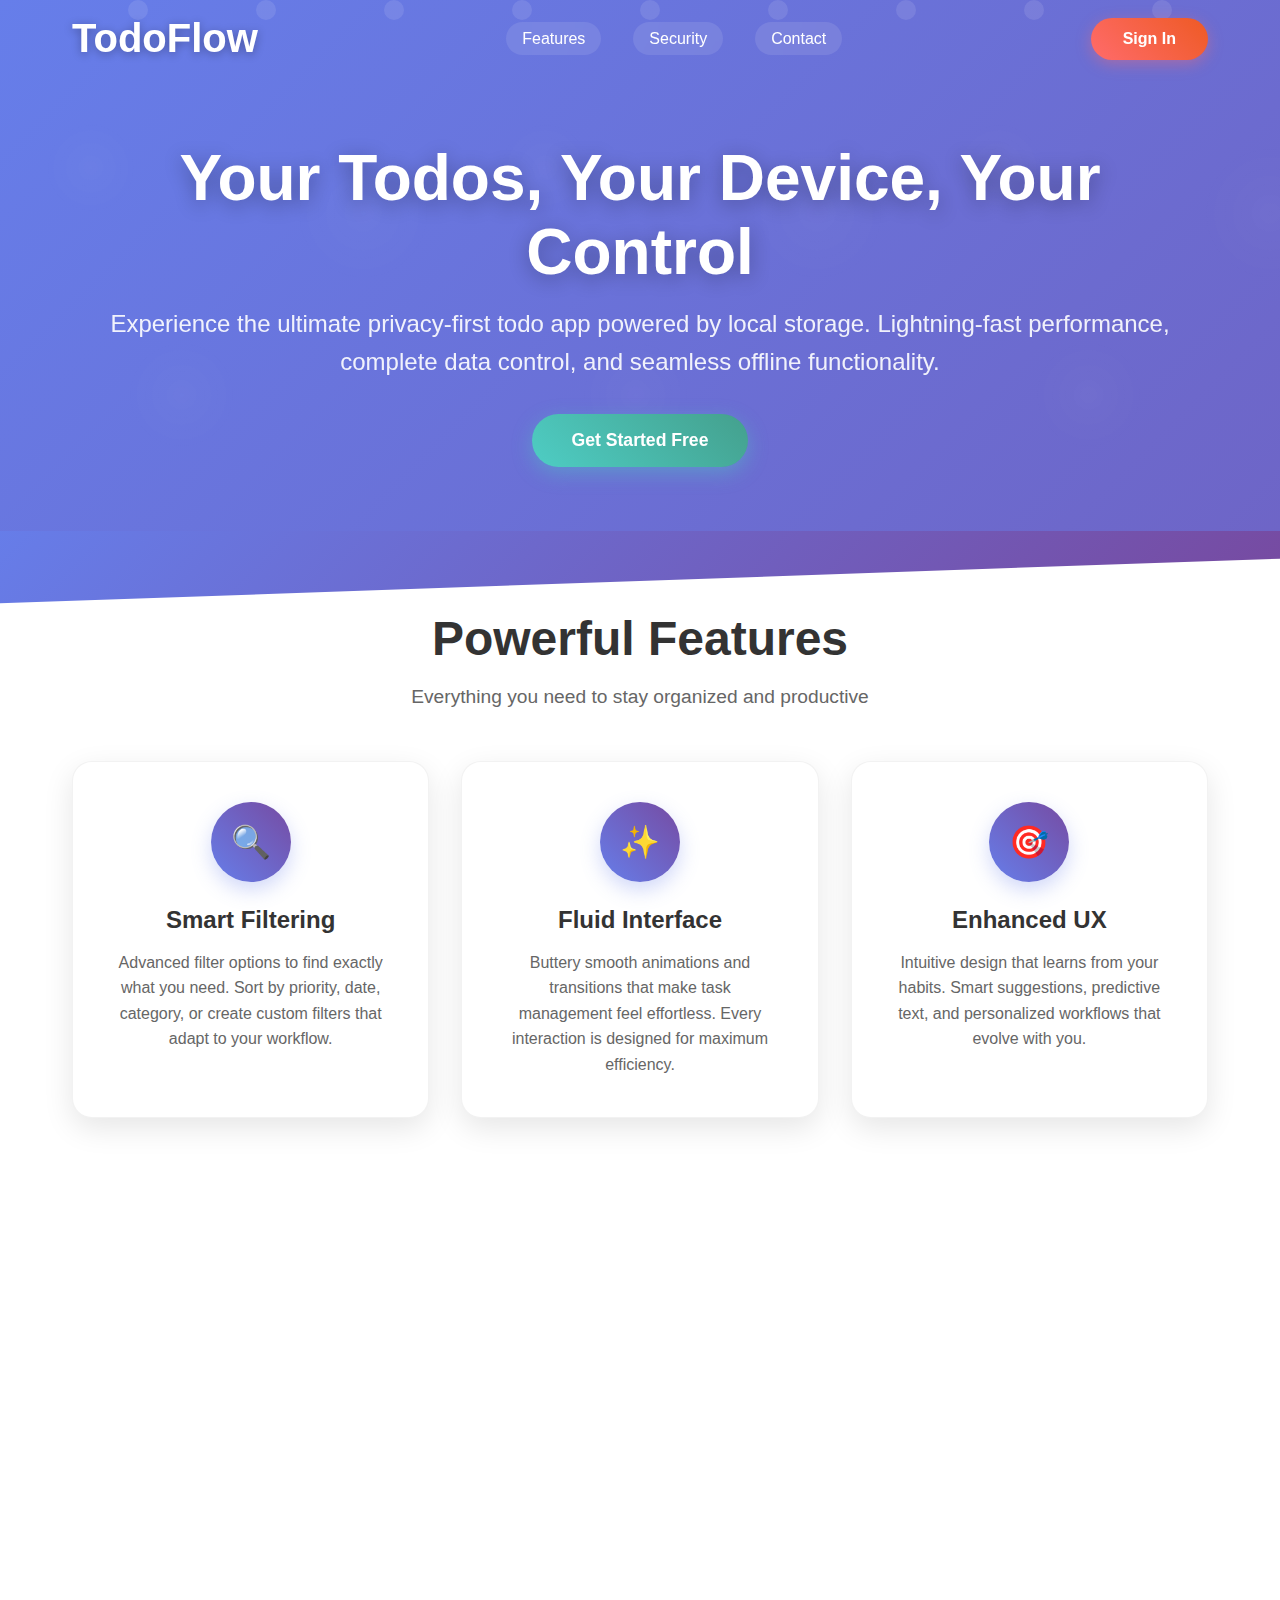
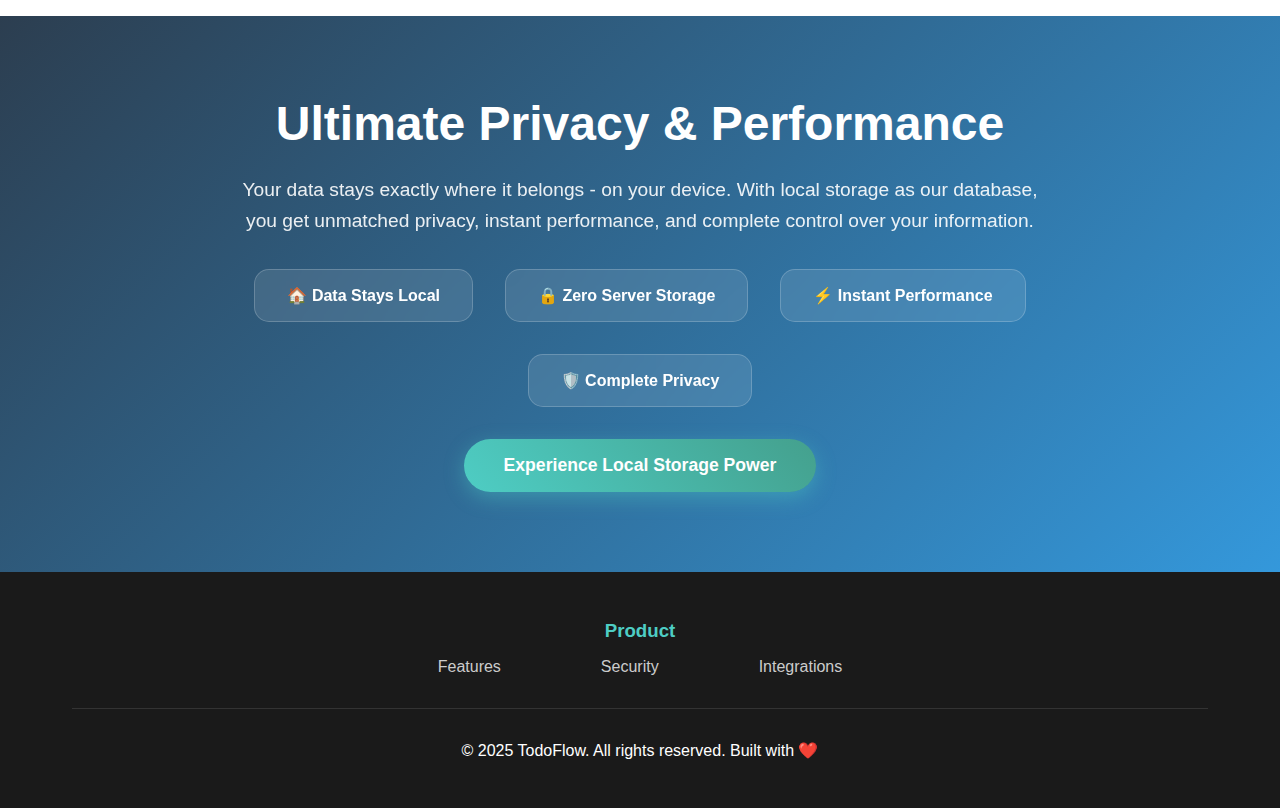
<file: index.html>
<!DOCTYPE html>
<html lang="en">
  <head>
    <meta charset="UTF-8" />
    <meta name="viewport" content="width=device-width, initial-scale=1.0" />
    <title>TodoFlow - Smart Task Management</title>
    <link rel="stylesheet" href="./css/homepage.css" />
    <script defer src="./js/homepage.js"></script>
  </head>
  <body>
    <div class="floating-elements">
      <div
        class="floating-element"
        style="left: 10%; animation-delay: 0s"
      ></div>
      <div
        class="floating-element"
        style="left: 20%; animation-delay: 2s"
      ></div>
      <div
        class="floating-element"
        style="left: 30%; animation-delay: 4s"
      ></div>
      <div
        class="floating-element"
        style="left: 40%; animation-delay: 6s"
      ></div>
      <div
        class="floating-element"
        style="left: 50%; animation-delay: 8s"
      ></div>
      <div
        class="floating-element"
        style="left: 60%; animation-delay: 10s"
      ></div>
      <div
        class="floating-element"
        style="left: 70%; animation-delay: 12s"
      ></div>
      <div
        class="floating-element"
        style="left: 80%; animation-delay: 14s"
      ></div>
      <div
        class="floating-element"
        style="left: 90%; animation-delay: 16s"
      ></div>
    </div>
    <header>
      <div class="container">
        <nav>
          <div class="logo">TodoFlow</div>
          <ul class="nav-links">
            <li><a href="#features">Features</a></li>
            <li><a href="#security">Security</a></li>
            <li><a href="#contact">Contact</a></li>
          </ul>
          <a href="./pages/login.html" class="cta-button">Sign In</a>
        </nav>
      </div>
    </header>

    <section class="hero">
      <div class="container">
        <div class="hero-content">
          <h1>Your Todos, Your Device, Your Control</h1>
          <p>
            Experience the ultimate privacy-first todo app powered by local
            storage. Lightning-fast performance, complete data control, and
            seamless offline functionality.
          </p>
          <div class="hero-buttons">
            <a href="./pages/login.html" class="btn-primary"
              >Get Started Free</a
            >
          </div>
        </div>
      </div>
      <div class="scroll-indicator">↓</div>
    </section>

    <section class="features" id="features">
      <div class="container">
        <h2 id="powerful-feature" class="section-title">Powerful Features</h2>
        <p class="section-subtitle">
          Everything you need to stay organized and productive
        </p>

        <div class="features-grid">
          <div class="feature-card">
            <div class="feature-icon">🔍</div>
            <h3>Smart Filtering</h3>
            <p>
              Advanced filter options to find exactly what you need. Sort by
              priority, date, category, or create custom filters that adapt to
              your workflow.
            </p>
          </div>

          <div class="feature-card">
            <div class="feature-icon">✨</div>
            <h3>Fluid Interface</h3>
            <p>
              Buttery smooth animations and transitions that make task
              management feel effortless. Every interaction is designed for
              maximum efficiency.
            </p>
          </div>

          <div class="feature-card">
            <div class="feature-icon">🎯</div>
            <h3>Enhanced UX</h3>
            <p>
              Intuitive design that learns from your habits. Smart suggestions,
              predictive text, and personalized workflows that evolve with you.
            </p>
          </div>

          <div class="feature-card">
            <div class="feature-icon">👤</div>
            <h3>Secure Authentication</h3>
            <p>
              Powered by Google Firebase with reliable authentication. Enjoy
              seamless login experience with enterprise-grade security
              infrastructure and robust user management.
            </p>
          </div>

          <div class="feature-card">
            <div class="feature-icon">🔒</div>
            <h3>Privacy-First Design</h3>
            <p>
              Your todos never leave your device. With local storage as our
              database, you have complete control over your data and absolute
              privacy.
            </p>
          </div>

          <div class="feature-card">
            <div class="feature-icon">⚡</div>
            <h3>Lightning Fast Performance</h3>
            <p>
              No network delays, no server downtime. Local storage ensures
              instant loading and blazing-fast performance for all your todo
              operations.
            </p>
          </div>
        </div>
      </div>
    </section>

    <section class="security" id="security">
      <div class="container">
        <div class="security-content">
          <h2>Ultimate Privacy & Performance</h2>
          <p>
            Your data stays exactly where it belongs - on your device. With
            local storage as our database, you get unmatched privacy, instant
            performance, and complete control over your information.
          </p>

          <div class="security-badges">
            <div class="badge">🏠 Data Stays Local</div>
            <div class="badge">🔒 Zero Server Storage</div>
            <div class="badge">⚡ Instant Performance</div>
            <div class="badge">🛡️ Complete Privacy</div>
          </div>

          <div style="margin-top: 2rem">
            <a href="#" class="btn-primary">Experience Local Storage Power</a>
          </div>
        </div>
      </div>
    </section>

    <footer id="contact">
      <div class="container">
        <div class="footer-content">
          <div class="footer-section">
            <h3>Product</h3>
            <ul>
              <li><a href="#powerful-feature">Features</a></li>
              <li><a href="#powerful-feature">Security</a></li>
              <li><a href="#powerful-feature">Integrations</a></li>
            </ul>
          </div>
        </div>
        <div
          style="
            border-top: 1px solid #333;
            padding-top: 2rem;
            margin-top: 2rem;
          "
        >
          <p>&copy; 2025 TodoFlow. All rights reserved. Built with ❤️</p>
        </div>
      </div>
    </footer>
  </body>
</html>
</file>
<file: css/homepage.css>
* {
  margin: 0;
  padding: 0;
  box-sizing: border-box;
}

body {
  font-family: "Segoe UI", Tahoma, Geneva, Verdana, sans-serif;
  background: linear-gradient(135deg, #667eea 0%, #764ba2 100%);
  min-height: 100vh;
  overflow-x: hidden;
}

.container {
  max-width: 1200px;
  margin: 0 auto;
  padding: 0 2rem;
}

/* Header */
header {
  padding: 1rem 0;
  position: relative;
  z-index: 1000;
}

nav {
  display: flex;
  justify-content: space-between;
  align-items: center;
  flex-wrap: wrap;
  gap: 1rem;
}

.logo {
  font-size: clamp(1.5rem, 4vw, 2.5rem);
  font-weight: bold;
  color: white;
  text-shadow: 0 2px 10px rgba(0, 0, 0, 0.3);
}

.nav-links {
  display: flex;
  gap: 2rem;
  list-style: none;
  flex-wrap: wrap;
}

.nav-links a {
  color: white;
  text-decoration: none;
  font-weight: 500;
  transition: all 0.3s ease;
  padding: 0.5rem 1rem;
  border-radius: 25px;
  backdrop-filter: blur(10px);
  background: rgba(255, 255, 255, 0.1);
}

.nav-links a:hover {
  background: rgba(255, 255, 255, 0.2);
  transform: translateY(-2px);
}

.cta-button {
  background: linear-gradient(45deg, #ff6b6b, #ee5a24);
  color: white;
  padding: 0.75rem 2rem;
  border: none;
  border-radius: 50px;
  font-weight: bold;
  cursor: pointer;
  transition: all 0.3s ease;
  text-decoration: none;
  display: inline-block;
  box-shadow: 0 4px 15px rgba(255, 107, 107, 0.4);
}

.cta-button:hover {
  transform: translateY(-3px);
  box-shadow: 0 8px 25px rgba(255, 107, 107, 0.6);
}

/* Hero Section */
.hero {
  text-align: center;
  padding: 4rem 0;
  position: relative;
}

.hero::before {
  content: "";
  position: absolute;
  top: 0;
  left: 0;
  right: 0;
  bottom: 0;
  background: url('data:image/svg+xml,<svg xmlns="http://www.w3.org/2000/svg" viewBox="0 0 1000 1000"><defs><radialGradient id="g"><stop offset="0%25" stop-color="%23ffffff" stop-opacity="0.1"/><stop offset="100%25" stop-color="%23ffffff" stop-opacity="0"/></radialGradient></defs><circle cx="200" cy="200" r="100" fill="url(%23g)"/><circle cx="800" cy="300" r="150" fill="url(%23g)"/><circle cx="400" cy="700" r="120" fill="url(%23g)"/></svg>');
  opacity: 0.3;
  animation: float 20s ease-in-out infinite;
}

@keyframes float {
  0%,
  100% {
    transform: translateY(0px) rotate(0deg);
  }
  50% {
    transform: translateY(-20px) rotate(180deg);
  }
}

.hero-content {
  position: relative;
  z-index: 2;
}

.hero h1 {
  font-size: clamp(2.5rem, 6vw, 4rem);
  color: white;
  margin-bottom: 1rem;
  font-weight: 700;
  text-shadow: 0 4px 20px rgba(0, 0, 0, 0.3);
  animation: slideUp 1s ease-out;
}

@keyframes slideUp {
  from {
    opacity: 0;
    transform: translateY(30px);
  }
  to {
    opacity: 1;
    transform: translateY(0);
  }
}

.hero p {
  font-size: clamp(1rem, 3vw, 1.5rem);
  color: rgba(255, 255, 255, 0.9);
  margin-bottom: 2rem;
  line-height: 1.6;
  animation: slideUp 1s ease-out 0.2s both;
}

.hero-buttons {
  display: flex;
  gap: 1rem;
  justify-content: center;
  flex-wrap: wrap;
  animation: slideUp 1s ease-out 0.4s both;
}

.btn-primary {
  background: linear-gradient(45deg, #4ecdc4, #44a08d);
  color: white;
  padding: 1rem 2.5rem;
  border: none;
  border-radius: 50px;
  font-size: 1.1rem;
  font-weight: bold;
  cursor: pointer;
  transition: all 0.3s ease;
  text-decoration: none;
  display: inline-block;
  box-shadow: 0 6px 20px rgba(78, 205, 196, 0.4);
}

.btn-primary:hover {
  transform: translateY(-3px);
  box-shadow: 0 10px 30px rgba(78, 205, 196, 0.6);
}

.btn-secondary {
  background: rgba(255, 255, 255, 0.1);
  color: white;
  padding: 1rem 2.5rem;
  border: 2px solid rgba(255, 255, 255, 0.3);
  border-radius: 50px;
  font-size: 1.1rem;
  font-weight: bold;
  cursor: pointer;
  transition: all 0.3s ease;
  text-decoration: none;
  display: inline-block;
  backdrop-filter: blur(10px);
}

.btn-secondary:hover {
  background: rgba(255, 255, 255, 0.2);
  border-color: rgba(255, 255, 255, 0.5);
  transform: translateY(-3px);
}

/* Features Section */
.features {
  padding: 5rem 0;
  background: white;
  position: relative;
  overflow: hidden;
}

.features::before {
  content: "";
  position: absolute;
  top: -50px;
  left: 0;
  right: 0;
  height: 100px;
  background: linear-gradient(135deg, #667eea 0%, #764ba2 100%);
  transform: skewY(-2deg);
}

.features-grid {
  display: grid;
  grid-template-columns: repeat(auto-fit, minmax(min(300px, 100%), 1fr));
  gap: 2rem;
  margin-top: 3rem;
}

.feature-card {
  background: white;
  padding: 2.5rem;
  border-radius: 20px;
  box-shadow: 0 10px 30px rgba(0, 0, 0, 0.1);
  text-align: center;
  transition: all 0.3s ease;
  border: 1px solid rgba(0, 0, 0, 0.05);
  position: relative;
  overflow: hidden;
}

.feature-card::before {
  content: "";
  position: absolute;
  top: 0;
  left: -100%;
  width: 100%;
  height: 100%;
  background: linear-gradient(
    90deg,
    transparent,
    rgba(255, 255, 255, 0.4),
    transparent
  );
  transition: left 0.5s ease;
}

.feature-card:hover::before {
  left: 100%;
}

.feature-card:hover {
  transform: translateY(-10px);
  box-shadow: 0 20px 40px rgba(0, 0, 0, 0.15);
}

.feature-icon {
  width: 80px;
  height: 80px;
  margin: 0 auto 1.5rem;
  background: linear-gradient(45deg, #667eea, #764ba2);
  border-radius: 50%;
  display: flex;
  align-items: center;
  justify-content: center;
  font-size: 2rem;
  color: white;
  box-shadow: 0 8px 20px rgba(102, 126, 234, 0.3);
}

.feature-card h3 {
  font-size: 1.5rem;
  margin-bottom: 1rem;
  color: #333;
  font-weight: 600;
}

.feature-card p {
  color: #666;
  line-height: 1.6;
  font-size: 1rem;
}

.section-title {
  text-align: center;
  font-size: clamp(2rem, 5vw, 3rem);
  color: #333;
  margin-bottom: 1rem;
  font-weight: 700;
}

.section-subtitle {
  text-align: center;
  font-size: clamp(1rem, 3vw, 1.2rem);
  color: #666;
  margin-bottom: 3rem;
  line-height: 1.6;
}

/* Security Section */
.security {
  padding: 5rem 0;
  background: linear-gradient(135deg, #2c3e50 0%, #3498db 100%);
  color: white;
  text-align: center;
}

.security-content {
  max-width: 800px;
  margin: 0 auto;
}

.security h2 {
  font-size: clamp(2rem, 5vw, 3rem);
  margin-bottom: 1.5rem;
  font-weight: 700;
}

.security p {
  font-size: clamp(1rem, 3vw, 1.2rem);
  margin-bottom: 2rem;
  opacity: 0.9;
  line-height: 1.6;
}

.security-badges {
  display: flex;
  justify-content: center;
  gap: 2rem;
  flex-wrap: wrap;
  margin-top: 2rem;
}

.badge {
  background: rgba(255, 255, 255, 0.1);
  padding: 1rem 2rem;
  border-radius: 15px;
  backdrop-filter: blur(10px);
  border: 1px solid rgba(255, 255, 255, 0.2);
  font-weight: bold;
}

/* Footer */
footer {
  background: #1a1a1a;
  color: white;
  padding: 3rem 0;
  text-align: center;
}

.footer-content {
  display: grid;
  grid-template-columns: repeat(auto-fit, minmax(min(250px, 100%), 1fr));
  gap: 2rem;
  margin-bottom: 2rem;
}

.footer-section h3 {
  margin-bottom: 1rem;
  color: #4ecdc4;
}

.footer-section ul {
    gap: 100px;
    justify-content: center;
  align-items: center;
  display: flex;
  list-style: none;
}

.footer-section a {
  color: #ccc;
  text-decoration: none;
  transition: color 0.3s ease;
}

.footer-section a:hover {
  color: #4ecdc4;
}

.floating-elements {
  position: fixed;
  top: 0;
  left: 0;
  width: 100%;
  height: 100%;
  pointer-events: none;
  z-index: -1;
}

.floating-element {
  position: absolute;
  width: 20px;
  height: 20px;
  background: rgba(255, 255, 255, 0.1);
  border-radius: 50%;
  animation: floatUp 15s infinite linear;
}

@keyframes floatUp {
  0% {
    transform: translateY(100vh) rotate(0deg);
    opacity: 0;
  }
  10% {
    opacity: 1;
  }
  90% {
    opacity: 1;
  }
  100% {
    transform: translateY(-100px) rotate(360deg);
    opacity: 0;
  }
}

.scroll-indicator {
  position: fixed;
  bottom: 2rem;
  left: 50%;
  transform: translateX(-50%);
  color: white;
  font-size: 2rem;
  animation: bounce 2s infinite;
}

@keyframes bounce {
  0%,
  20%,
  50%,
  80%,
  100% {
    transform: translateX(-50%) translateY(0);
  }
  40% {
    transform: translateX(-50%) translateY(-10px);
  }
  60% {
    transform: translateX(-50%) translateY(-5px);
  }
}

/* Responsive flex utilities */
.flex-center {
  display: flex;
  justify-content: center;
  align-items: center;
}

.flex-wrap {
  display: flex;
  flex-wrap: wrap;
  gap: 1rem;
}

/* Smooth scrolling */
html {
  scroll-behavior: smooth;
}
</file>
